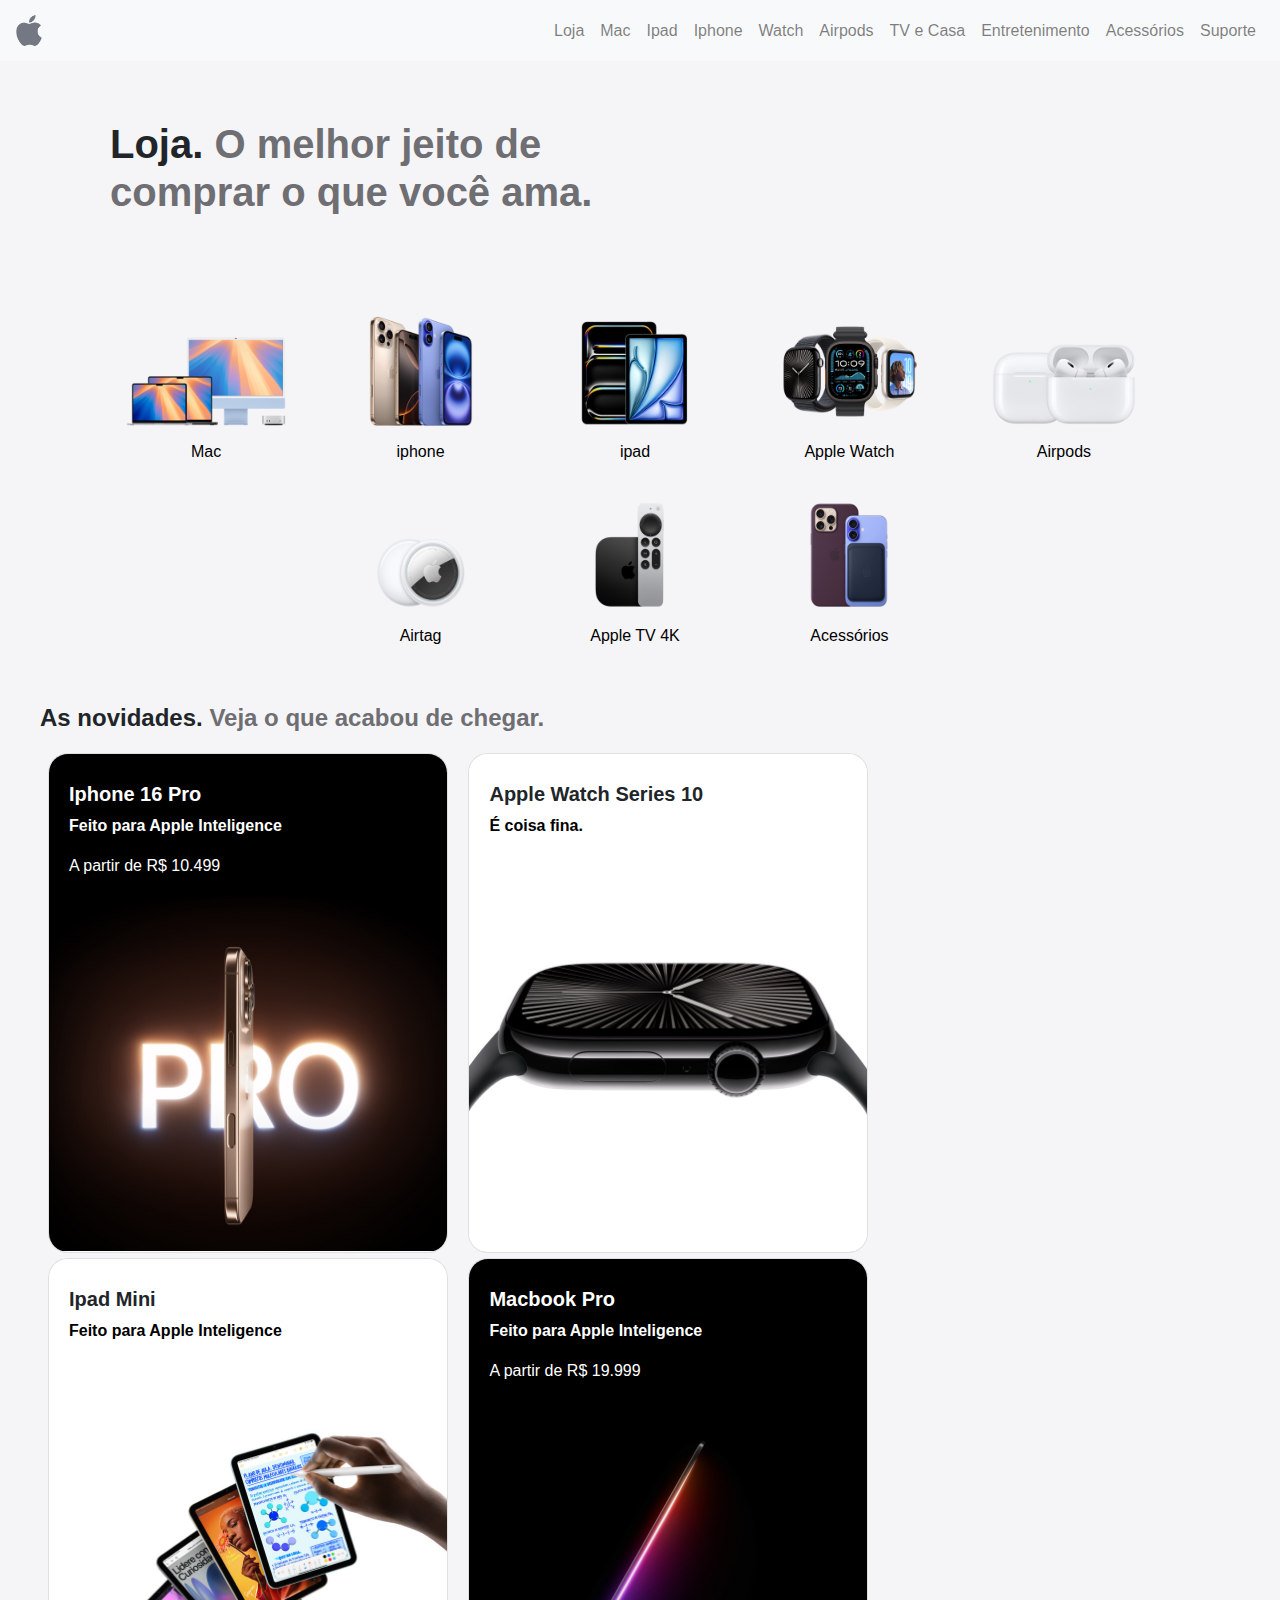
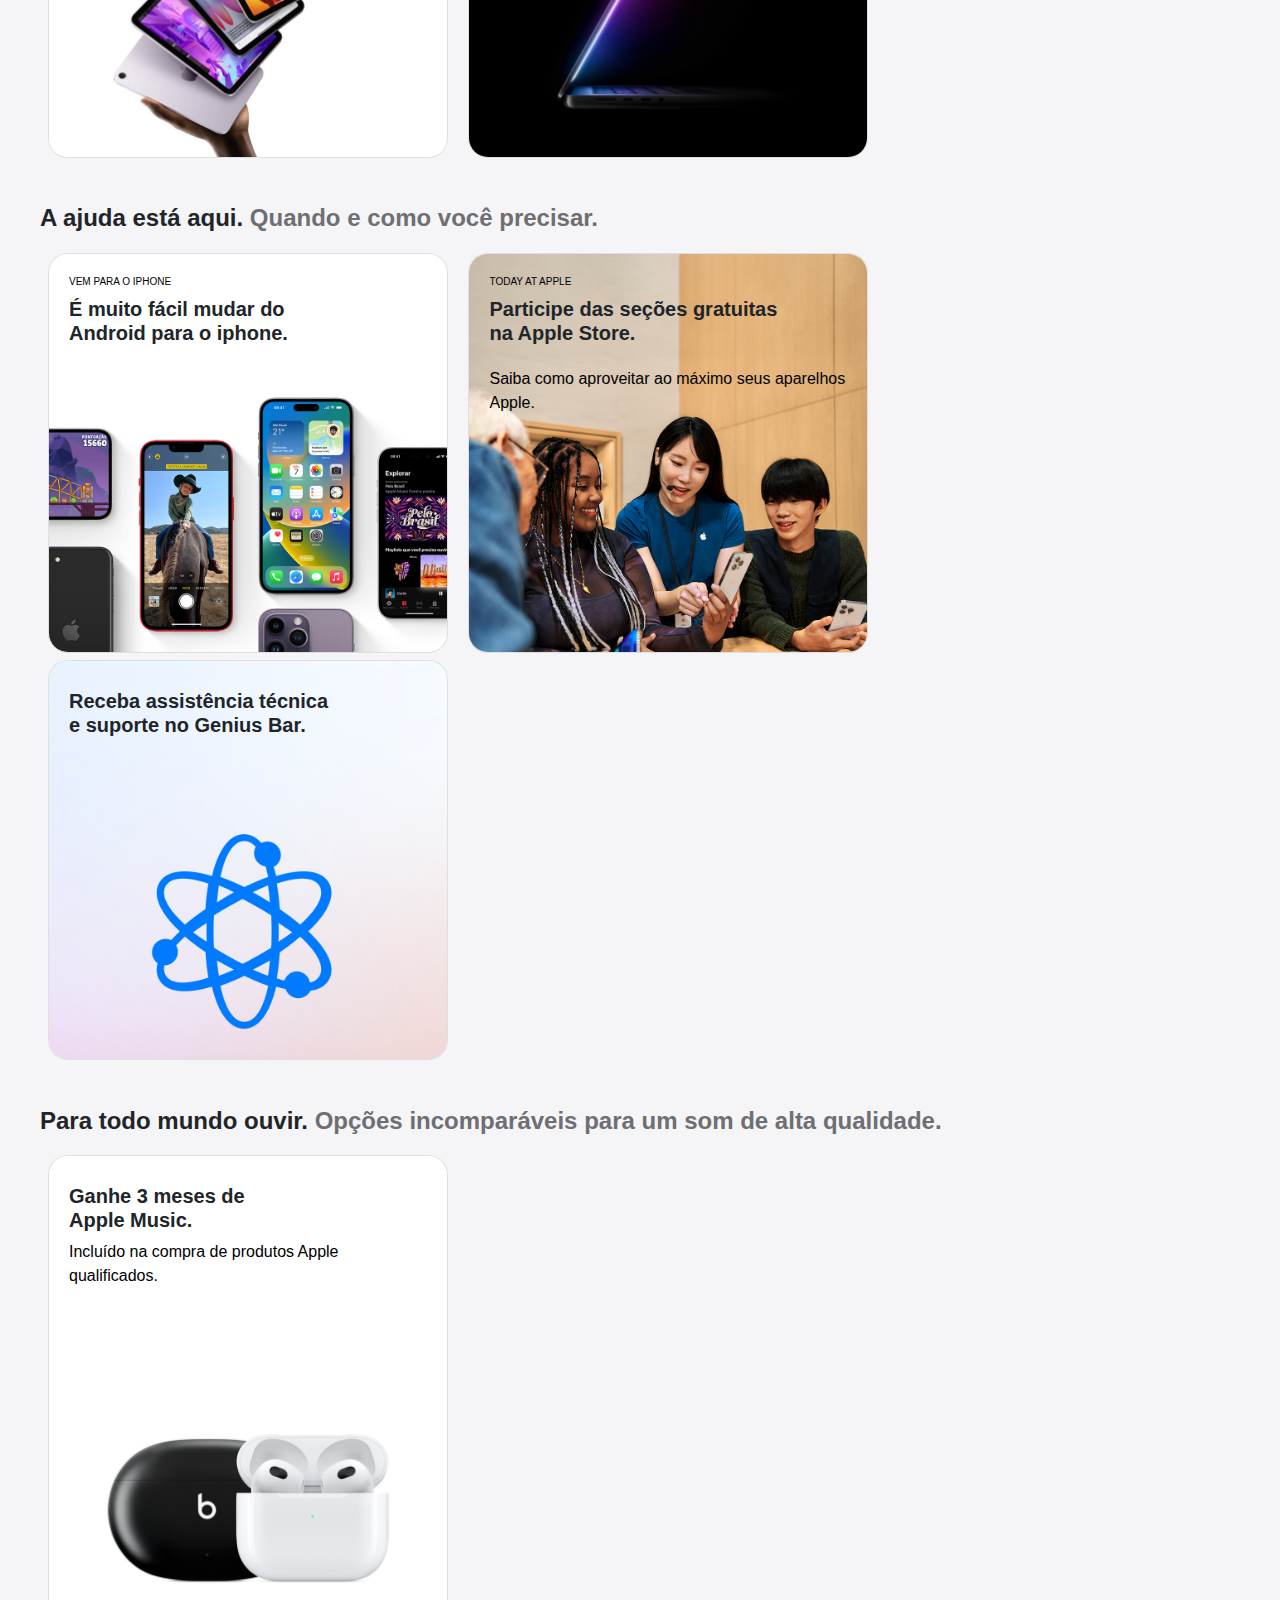
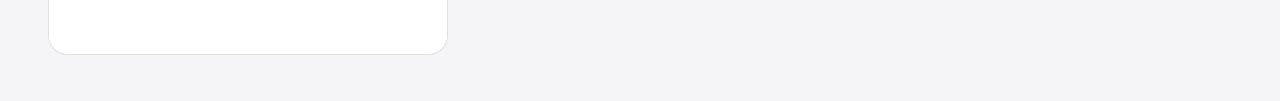
<file: Portifólio/Apple-clone/index.html>
<!DOCTYPE html>
<html lang="pt-br">
<head>
	<title>Apple Store Online - Apple (BR)</title>
	<meta charset="utf-8">
	<meta name="viewport" content="width-device-width, initial-scale=1, shrink-to-fit=no">

	<!-- Bootstrap CSS -->
	<link rel="stylesheet" type="text/css" href="css/bootstrap.min.css">
</head>

<body>
	<!-- Início Barra de navegação -->
	<nav class="navbar navbar-expand-sm fixed-top navbar-light bg-light">
		
		<!-- Logo -->
		<a href="" class="navbar-brand"> <img src="./imagens/logo.png" width="26" height="35"> </a>

		<!-- Menu Hamburguer -->
		<button class="navbar-toggler" data-toggle="collapse" data-target="#navegacao">
			<span class="navbar-toggler-icon"></span>
		</button>

		<!-- Navegação -->
		<div class="collapse navbar-collapse" id="navegacao">
			<ul class="navbar-nav ml-auto">
				<li class="nav-item">
					<a href="" class="nav-link"> Loja </a>
				</li>
				<li class="nav-item">
					<a href="" class="nav-link"> Mac </a>
				</li>
				<li class="nav-item">
					<a href="" class="nav-link"> Ipad </a>
				</li>
				<li class="nav-item">
					<a href="" class="nav-link"> Iphone </a>
				</li>
				<li class="nav-item">
					<a href="" class="nav-link"> Watch </a>
				</li>
				<li class="nav-item">
					<a href="" class="nav-link"> Airpods </a>
				</li>
				<li class="nav-item">
					<a href="" class="nav-link"> TV e Casa </a>
				</li>
				<li class="nav-item">
					<a href="" class="nav-link"> Entretenimento </a>
				</li>
				<li class="nav-item">
					<a href="" class="nav-link"> Acessórios </a>
				</li>
				<li class="nav-item">
					<a href="" class="nav-link"> Suporte </a>
				</li>
			</ul>
		</div>

	</nav><!-- Fim Barra de navegação -->

	<!-- Início Conteúdo -->
	<div class="conteudo">
		<h2> Loja. <span>O melhor jeito de<br> comprar o que você ama.</span> </h2>

		<!-- Barra de produtos -->
		<div class="barra-produtos">
			<ul>
				<li>
					<a href="">
						<img class="img-produtos" src="./imagens/macs.png">
						<p>Mac</p>
					</a>
				</li>
				<li>
					<a href="">
						<img class="img-produtos" src="./imagens/iphones.png">
						<p>iphone</p>
					</a>
				</li>
				<li>
					<a href="">
						<img class="img-produtos" src="./imagens/ipads.png">
						<p>ipad</p>
					</a>
				</li>
				<li>
					<a href="">
						<img class="img-produtos" src="./imagens/watches.png">
						<p>Apple Watch</p>
					</a>
				</li>
				<li>
					<a href="">
						<img class="img-produtos" src="./imagens/airpods.png">
						<p>Airpods</p>
					</a>
				</li>
				<li>
					<a href="">
						<img class="img-produtos" src="./imagens/macsafe.png">
						<p>Airtag</p>
					</a>
				</li>
				<li>
					<a href="">
						<img class="img-produtos" src="./imagens/appletv.png">
						<p>Apple TV 4K</p>
					</a>
				</li>
				<li>
					<a href="">
						<img class="img-produtos" src="./imagens/cases.png">
						<p>Acessórios</p>
					</a>
				</li>
			</ul>
		</div>

		<div class="conteudo-2">
			<h4>As novidades. <span>Veja o que acabou de chegar.</span> </h4>

			<!-- Cards -->
			<div class="card mr-2 ml-2">
				<img class="card-img" src="./imagens/card1.jpg">
				<div class="card-img-overlay">
					<h5 class="text-white font-weight-bold pt-2">Iphone 16 Pro</h5>
					<p class="text-white font-weight-bold pt-0">Feito para Apple Inteligence</p>
					<p class="text-white mt-0 pt-0">A partir de R$ 10.499</p>
				</div>
			</div>

			<div class="card mr-2 ml-2">
				<img class="card-img" src="./imagens/card2.jpg">
				<div class="card-img-overlay">
					<h5 class="text-black font-weight-bold pt-2">Apple Watch Series 10</h5>
					<p class="text-black font-weight-bold pt-0">É coisa fina.</p>
					<p class="text-white mt-0 pt-0">A partir de R$ 5.499</p>
				</div>
			</div>

			<div class="card mr-2 ml-2">
				<img class="card-img" src="./imagens/card3.jpg">
				<div class="card-img-overlay">
					<h5 class="text-black font-weight-bold pt-2">Ipad Mini</h5>
					<p class="text-black font-weight-bold pt-0">Feito para Apple Inteligence</p>
					<p class="text-white mt-0 pt-0">A partir de R$ 5.999</p>
				</div>
			</div>

			<div class="card mr-2 ml-2">
				<img class="card-img" src="./imagens/card4.jpg">
				<div class="card-img-overlay">
					<h5 class="text-white font-weight-bold pt-2">Macbook Pro</h5>
					<p class="text-white font-weight-bold pt-0">Feito para Apple Inteligence</p>
					<p class="text-white mt-0 pt-0">A partir de R$ 19.999</p>
				</div>
			</div>

			<h4>A ajuda está aqui. <span>Quando e como você precisar.</span> </h4>

			<div class="tamanho card mr-2 ml-2">
				<img class="card-img" src="./imagens/card5.jpg">
				<div class="card-img-overlay">
					<p class="paragrafo-pequeno">VEM PARA O IPHONE</p>
					<h5 class="text-black font-weight-bold pt-2">É muito fácil mudar do<br> Android para o iphone.</h5>
				</div>
			</div>

			<div class="tamanho card mr-2 ml-2">
				<img class="card-img" src="./imagens/card6.jpg">
				<div class="card-img-overlay">
					<p class="paragrafo-pequeno">TODAY AT APPLE</p>
					<h5 class="text-black font-weight-bold pt-2">Participe das seções gratuitas<br> na Apple Store.</h5>
					<p>Saiba como aproveitar ao máximo seus aparelhos Apple.</p>
				</div>
			</div>

			<div class="tamanho card mr-2 ml-2">
				<img class="card-img" src="./imagens/card7.jpg">
				<div class="card-img-overlay">
					<h5 class="text-black font-weight-bold pt-2">Receba assistência técnica<br> e suporte no Genius Bar.</h5>
				</div>
			</div>

			<h4>Para todo mundo ouvir. <span>Opções incomparáveis para um som de alta qualidade.</span> </h4>

			<div class="card mr-2 ml-2">
				<img class="card-img" src="./imagens/card8.jpg">
				<div class="card-img-overlay">
					<h5 class="text-black font-weight-bold pt-2">Ganhe 3 meses de <br>Apple Music.</h5>
					<p class="text-black pt-0">Incluído na compra de produtos Apple<br> qualificados.</p>
				</div>
			</div>

			</div>
	
	</div><!-- Fim Conteúdo -->



	<!-- Optional JavaScript -->
    <!-- jQuery first, then Popper.js, then Bootstrap JS -->
    <script src="https://code.jquery.com/jquery-3.3.1.slim.min.js" integrity="sha384-q8i/X+965DzO0rT7abK41JStQIAqVgRVzpbzo5smXKp4YfRvH+8abtTE1Pi6jizo" crossorigin="anonymous"></script>
    <script src="https://cdnjs.cloudflare.com/ajax/libs/popper.js/1.14.3/umd/popper.min.js" integrity="sha384-ZMP7rVo3mIykV+2+9J3UJ46jBk0WLaUAdn689aCwoqbBJiSnjAK/l8WvCWPIPm49" crossorigin="anonymous"></script>
    <script src="js/bootstrap.min.js"></script>
</body>

</html>
</file>
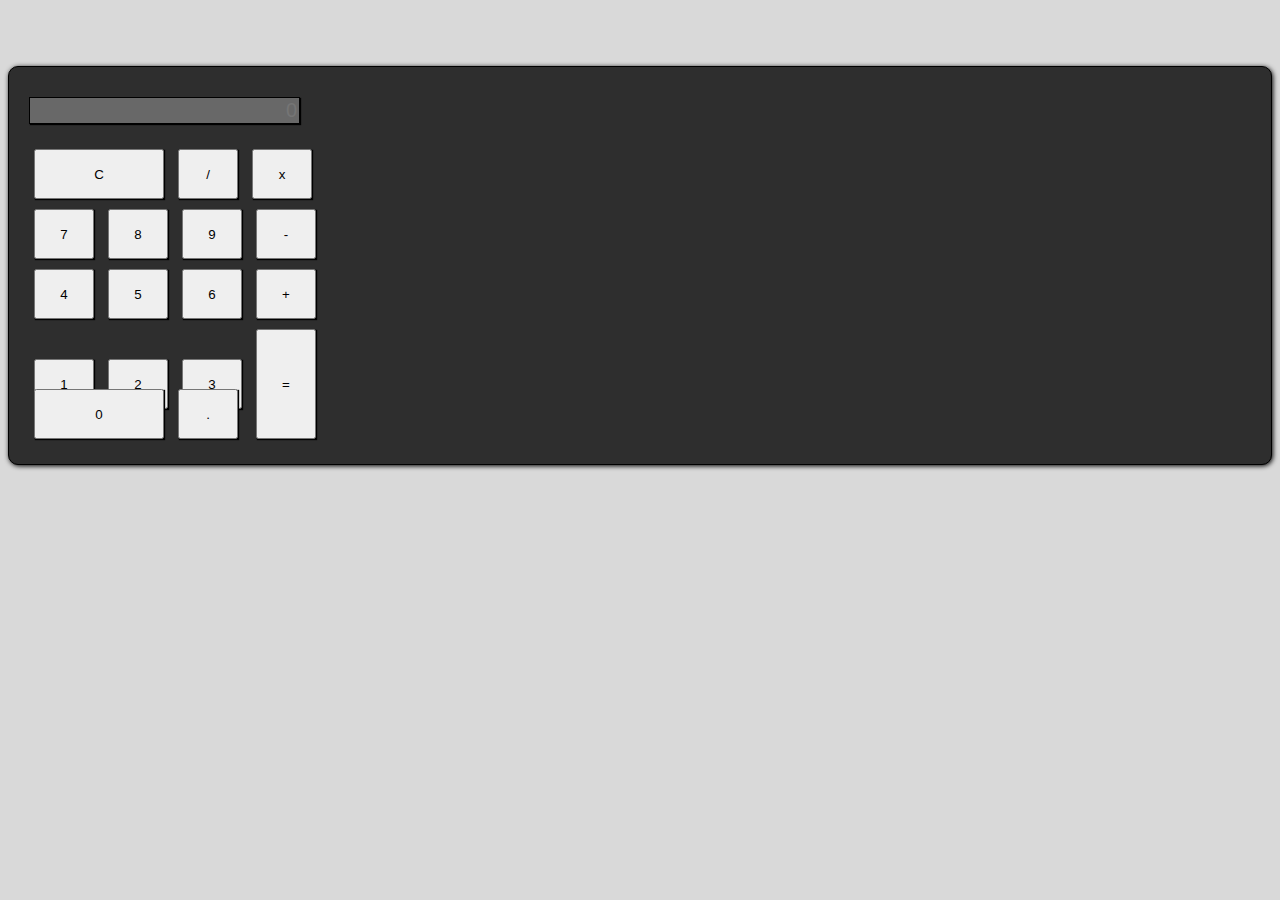
<file: Portifólio/Calculadora/index.html>
<!DOCTYPE html>
<html lang="pt-br">
<head>
  <meta charset="utf-8">
  <meta name="viewport" content="width=device-width, initial-scale=1">
  <title>Calculadora</title>

  <!-- Bootstrap CSS -->
  <link rel="stylesheet" href="https://stackpath.bootstrapcdn.com/bootstrap/4.1.3/css/bootstrap.min.css" integrity="sha384-MCw98/SFnGE8fJT3GXwEOngsV7Zt27NXFoaoApmYm81iuXoPkFOJwJ8ERdknLPMO" crossorigin="anonymous">

  <!-- Estilo customizado -->
  <link rel="stylesheet" type="text/css" href="style.css">

</head>

<body>

  <div class="container">
    <div class="row">
      <div class="col d-flex justify-content-center">
        <br/>

        <div class="calculadora">
          <input id="resultado" type="text" class="form-control resultado" placeholder="0" disabled="disabled" />
            
          <div class="row">
            <button onclick="calcular('acao', 'c')" type="button" class="btn btn-dark btn-lg clear font-weight-light">C</button>
            <button onclick="calcular('acao', '/')" type="button" class="btn btn-dark btn-lg font-weight-light">/</button>
            <button onclick="calcular('acao', '*')" type="button" class="btn btn-dark btn-lg font-weight-light">x</button>
          </div>

          <div class="row">
            <button onclick="calcular('valor', 7)" type="button" class="btn btn-dark btn-lg font-weight-light">7</button>
            <button onclick="calcular('valor', 8)" type="button" class="btn btn-dark btn-lg font-weight-light">8</button>
            <button onclick="calcular('valor', 9)" type="button" class="btn btn-dark btn-lg font-weight-light">9</button>
            <button onclick="calcular('acao', '-')" type="button" class="btn btn-dark btn-lg font-weight-light">-</button>
          </div>
            
          <div class="row">
            <button onclick="calcular('valor', 4)" type="button" class="btn btn-dark btn-lg font-weight-light">4</button>
            <button onclick="calcular('valor', 5)" type="button" class="btn btn-dark btn-lg font-weight-light">5</button>
            <button onclick="calcular('valor', 6)" type="button" class="btn btn-dark btn-lg font-weight-light">6</button>
            <button onclick="calcular('acao', '+')" type="button" class="btn btn-dark btn-lg font-weight-light">+</button>
          </div>

          <div class="row">
            <button onclick="calcular('valor', 1)" type="button" class="btn btn-dark btn-lg font-weight-light">1</button>
            <button onclick="calcular('valor', 2)" type="button" class="btn btn-dark btn-lg font-weight-light">2</button>
            <button onclick="calcular('valor', 3)" type="button" class="btn btn-dark btn-lg font-weight-light">3</button>
            <button onclick="calcular('acao', '=')" type="button" class="btn btn-dark btn-lg enter">=</button>
          </div>

          <div class="row" style="margin-top: -60px">
            <button onclick="calcular('valor', 0)" type="button" class="btn btn-dark zero btn-lg font-weight-light">0</button>
            <button onclick="calcular('acao', '.')" type="button" class="btn btn-dark btn-lg font-weight-light">.</button>
          </div>

        </div>
      </div>
    </div>
  </div> 

  <script src="script.js"></script>

</body>

</html>
</file>
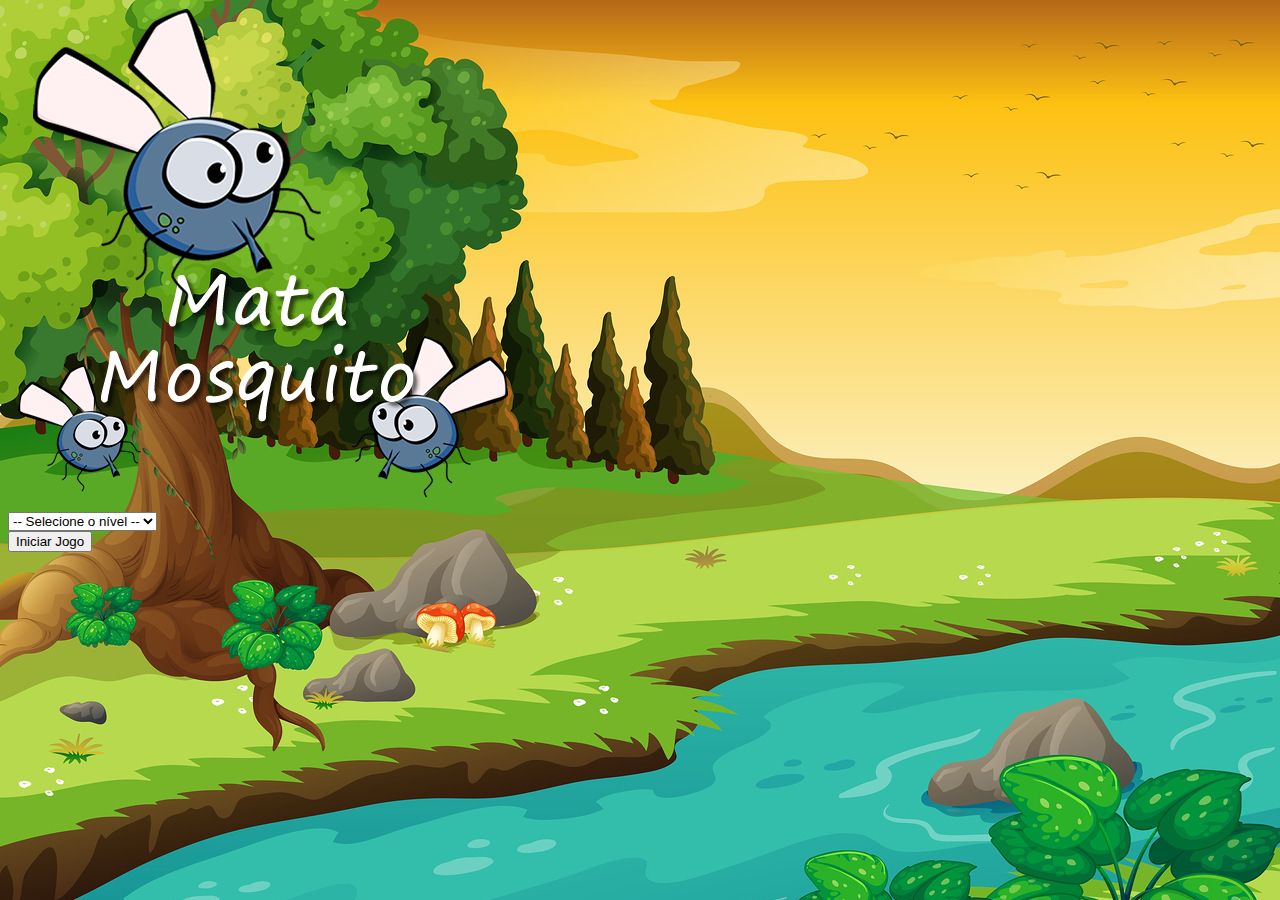
<file: Portifólio/Mata-Mosquito/index.html>
<!DOCTYPE html>
<html>
<head>
	<meta charset="utf-8">
	<meta name="viewport" content="width=device-width, initial-scale=1">
	<title>Mata Mosquito - Página Inicial</title>

	<!-- Bootstrap CSS --> 
	<link rel="stylesheet" href="https://stackpath.bootstrapcdn.com/bootstrap/4.1.3/css/bootstrap.min.css" integrity="sha384-MCw98/SFnGE8fJT3GXwEOngsV7Zt27NXFoaoApmYm81iuXoPkFOJwJ8ERdknLPMO" crossorigin="anonymous">

	<!-- Estilo customizado -->
	<link rel="stylesheet" type="text/css" href="style.css">

	<script>
		function iniciarJogo() {
			var nivel = document.getElementById('nivel').value
			
			if (nivel === '') {
				alert('Selecione um nível para iniciar o jogo')
				return false
			}

			window.location.href = 'app.html?' + nivel
		}
	</script>

</head>

<body>

	<div class="container"><!-- Início container -->
		
		<div class="row"><!-- Início row -->

			<div class="col"><!-- Início col -->
				<div class="d-flex justify-content-center">
					<img src="./imagens/game.png">
				</div>
			</div><!-- Fim col -->
			
		</div><!-- Fim row -->

		<div class="row"><!-- Início row -->

			<div class="col"><!-- Início col -->
				<div class="d-flex justify-content-center">
					<div class="mb-2">
						<select class="form-control" id="nivel">
							<option value="">-- Selecione o nível --</option>
							<option value="normal">Normal</option>
							<option value="dificil">Difícil</option>
							<option value="chucknorris">Chuck Norris</option>
						</select>
					</div>
				</div>
			</div><!-- Fim col -->
			
		</div><!-- Fim row -->

		<div class="row"><!-- Início row -->

			<div class="col"><!-- Início col -->
				<div class="d-flex justify-content-center">
					<button type="button" class="btn btn-danger btn-lg" onclick="iniciarJogo()">Iniciar Jogo</button>
				</div>
			</div><!-- Fim col -->
			
		</div><!-- Fim row -->

	</div><!-- Fim container -->

</body>

</html>
</file>
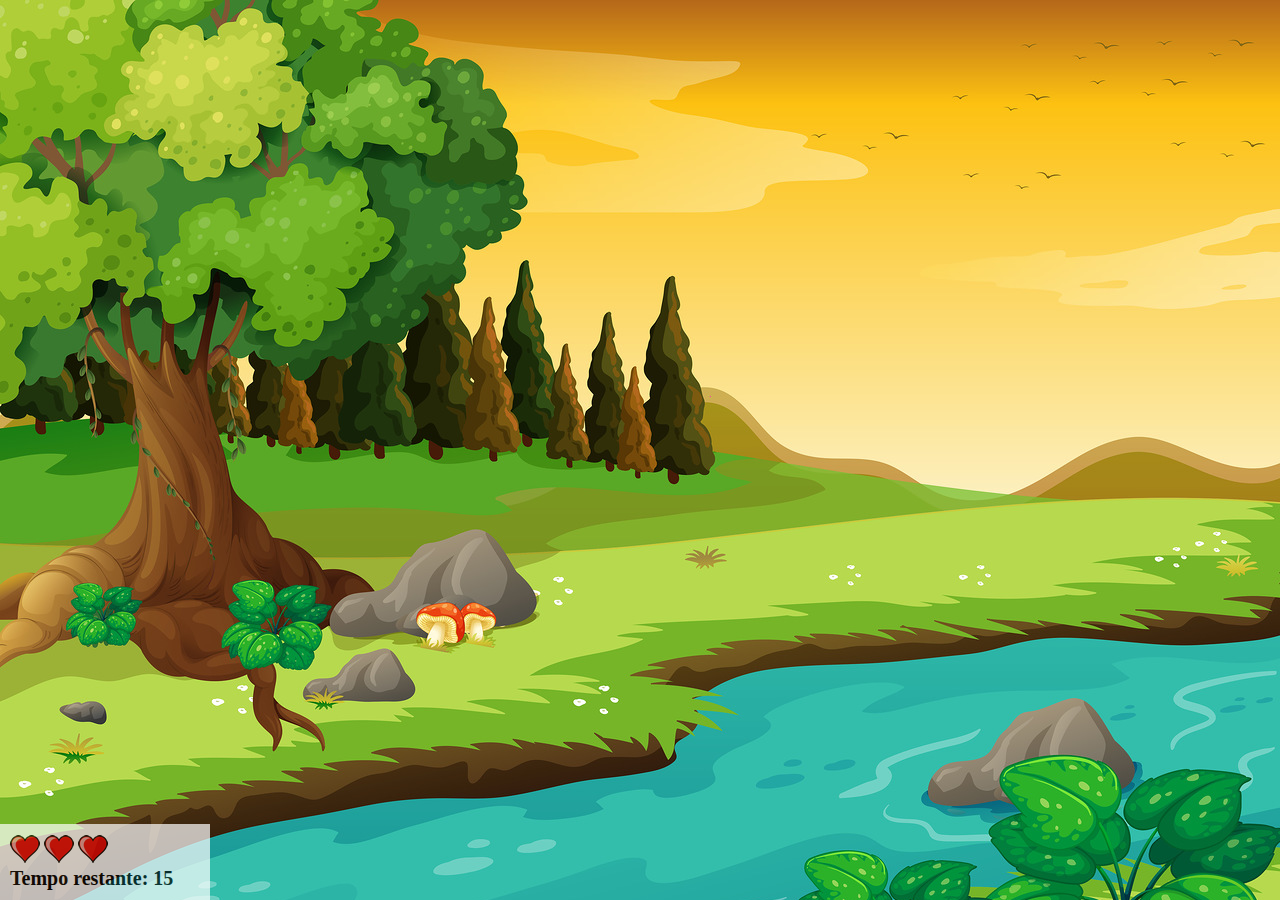
<file: Portifólio/Mata-Mosquito/app.html>
<!DOCTYPE html>
<html>
<head>
	<meta charset="utf-8">
	<meta name="viewport" content="width=device-width, initial-scale=1">
	<title>Mata Mosquito</title>

	<!-- Estilo customizado -->
	<link rel="stylesheet" type="text/css" href="style.css">

	<!-- JavaScript -->
	<script src="script.js"></script>

</head>

<body onresize="ajustaTamanhoPalcoJogo()">

	<div class="painel">
		
		<div class="vidas">
			<img id="v1" src="./imagens/coracao_cheio.png">
			<img id="v2" src="./imagens/coracao_cheio.png">
			<img id="v3" src="./imagens/coracao_cheio.png">
		</div>

		<div class="cronometro">
			Tempo restante: <span id="cronometro"></span>
		</div>

	</div>

	<script>
		document.getElementById('cronometro').innerHTML = tempo

		var criaMosquito = setInterval(function () {
			posicaoRandomica()
		}, criaMosquitoTempo)
	</script>

</body>

</html>
</file>
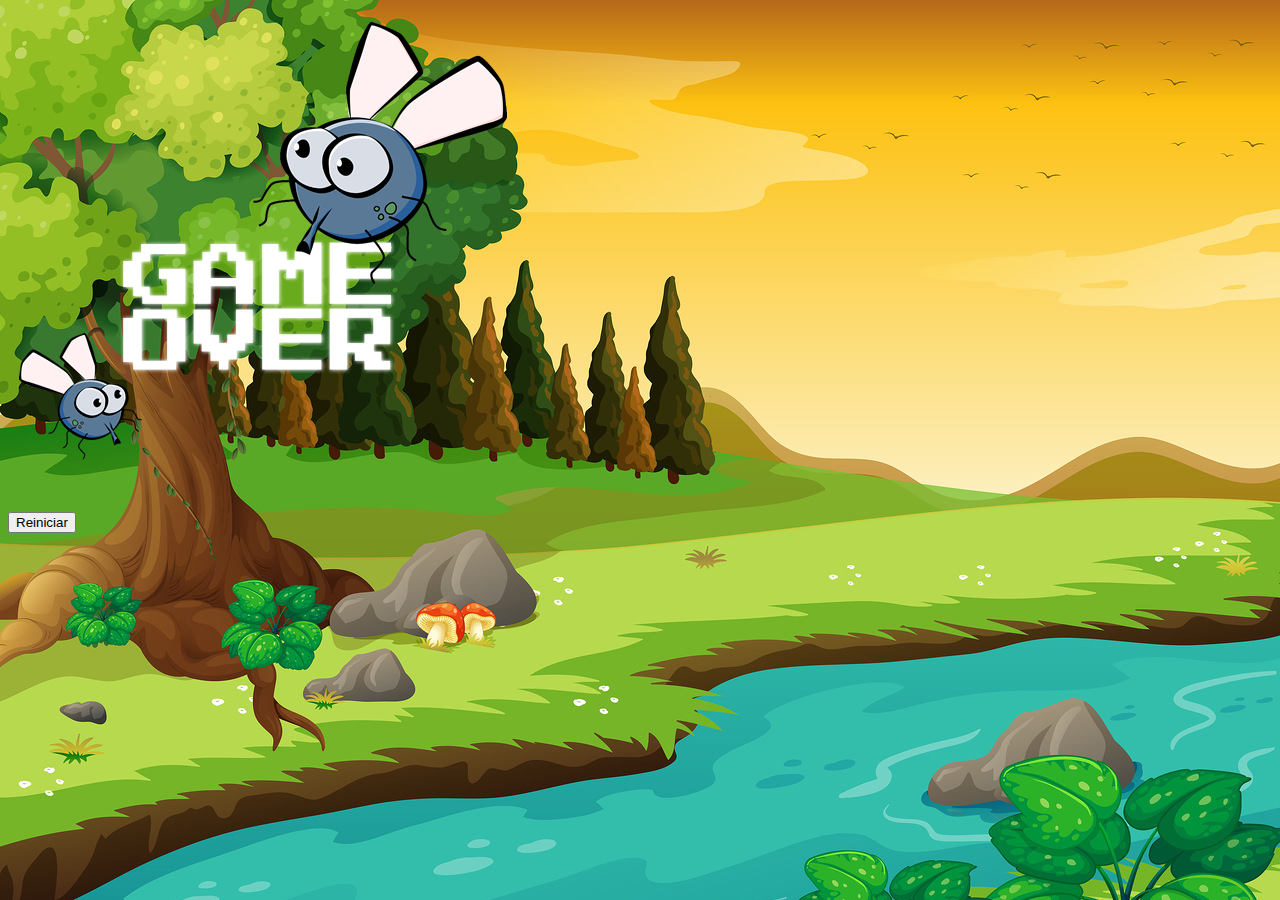
<file: Portifólio/Mata-Mosquito/fim_de_jogo.html>
<!DOCTYPE html>
<html>
<head>
	<meta charset="utf-8">
	<meta name="viewport" content="width=device-width, initial-scale=1">
	<title>Mata Mosquito - Game Over</title>

	<!-- Bootstrap CSS --> 
	<link rel="stylesheet" href="https://stackpath.bootstrapcdn.com/bootstrap/4.1.3/css/bootstrap.min.css" integrity="sha384-MCw98/SFnGE8fJT3GXwEOngsV7Zt27NXFoaoApmYm81iuXoPkFOJwJ8ERdknLPMO" crossorigin="anonymous">

	<!-- Estilo customizado -->
	<link rel="stylesheet" type="text/css" href="style.css">

</head>

<body>

	<div class="container"><!-- Início container -->
		
		<div class="row"><!-- Início row -->

			<div class="col"><!-- Início col -->
				<div class="d-flex justify-content-center">
					<img src="./imagens/game_over.png">
				</div>
			</div><!-- Fim col -->
			
		</div><!-- Fim row -->

		<div class="row"><!-- Início row -->

			<div class="col"><!-- Início col -->
				<div class="d-flex justify-content-center">
					<button type="button" class="btn btn-dark btn-lg" onclick="window.location.href = 'index.html' ">Reiniciar</button>
				</div>
			</div><!-- Fim col -->
			
		</div><!-- Fim row -->

	</div><!-- Fim container -->

</body>

</html>
</file>
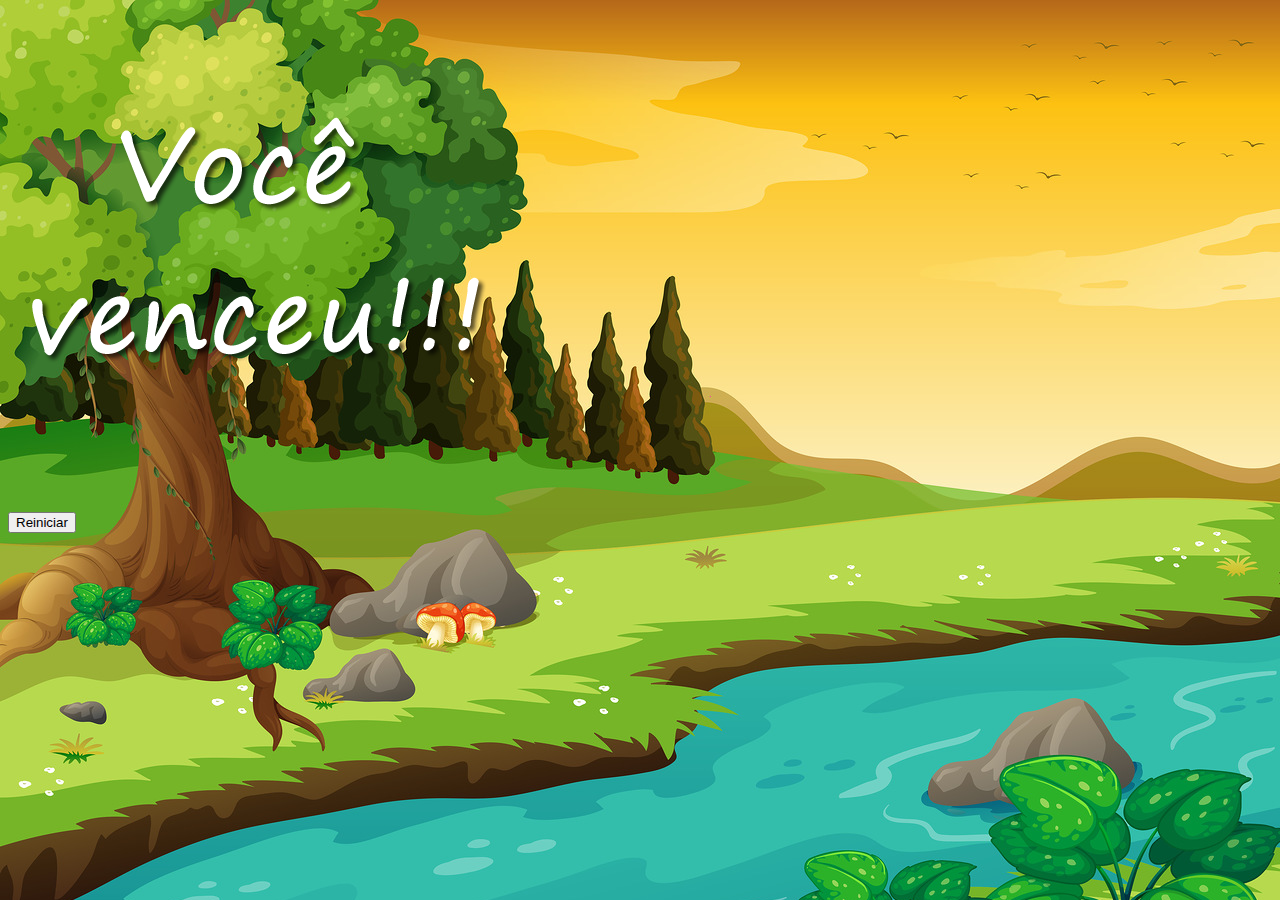
<file: Portifólio/Mata-Mosquito/vitoria.html>
<!DOCTYPE html>
<html>
<head>
	<meta charset="utf-8">
	<meta name="viewport" content="width=device-width, initial-scale=1">
	<title>Mata Mosquito - Vitória</title>

	<!-- Bootstrap CSS --> 
	<link rel="stylesheet" href="https://stackpath.bootstrapcdn.com/bootstrap/4.1.3/css/bootstrap.min.css" integrity="sha384-MCw98/SFnGE8fJT3GXwEOngsV7Zt27NXFoaoApmYm81iuXoPkFOJwJ8ERdknLPMO" crossorigin="anonymous">

	<!-- Estilo customizado -->
	<link rel="stylesheet" type="text/css" href="style.css">

</head>

<body>

	<div class="container"><!-- Início container -->
		
		<div class="row"><!-- Início row -->

			<div class="col"><!-- Início col -->
				<div class="d-flex justify-content-center">
					<img src="./imagens/vitoria.png">
				</div>
			</div><!-- Fim col -->
			
		</div><!-- Fim row -->

		<div class="row"><!-- Início row -->

			<div class="col"><!-- Início col -->
				<div class="d-flex justify-content-center">
					<button type="button" class="btn btn-dark btn-lg" onclick="window.location.href = 'index.html' ">Reiniciar</button>
				</div>
			</div><!-- Fim col -->
			
		</div><!-- Fim row -->

	</div><!-- Fim container -->

</body>

</html>
</file>
<file: Portifólio/Calculadora/style.css>
body {
  background: #D9D9D9;
}

.calculadora {
  margin-top: 40px;
  border: solid 1px #000;
  padding: 20px;
  background-color: #2E2E2E;
  border-radius: 10px;
  box-shadow: 1px 1px 5px #000;
}

.btn {
  width: 60px;
  height: 50px;
  margin: 5px;
  box-shadow: 1px 1px 1px #000;
}

.clear {
  width: 130px;
}

.enter {
  height: 110px;
}

.zero {
  width: 130px;
}

.resultado {
  text-align: right;
  font-size: 20px;
  margin-top: 10px;
  margin-bottom: 20px;
  border: solid 1px #000;
  box-shadow: 1px 1px 1px #000;
}
</file>
<file: Portifólio/Mata-Mosquito/style.css>
html {
	cursor: url(./imagens/mata_mosquito.png) 30 30, auto;
}

body {
	background-image: url(./imagens/bg.jpg);
	background-repeat: no-repeat;
	background-size: cover;
}

.mosquito1 {
	width: 50px;
	height: 50px;
}

.mosquito2 {
	width: 70px;
	height: 70px;
}

.mosquito3 {
	width: 90px;
	height: 90px;
}

.ladoA {
	transform: scaleX(1);
}

.ladoB {
	transform: scaleX(-1);
}

.painel {
	position: absolute;
	width: 190px;
	padding: 10px;
	left: 0px;
	bottom: 0px;
	border-top: 1px solid #fff;
	background-color: #fff;
	opacity: 0.7;
}

.vidas {
	float: left;
}

.cronometro {
	float: left;
	font-size: 20px;
	font-weight: bold;
}
</file>
